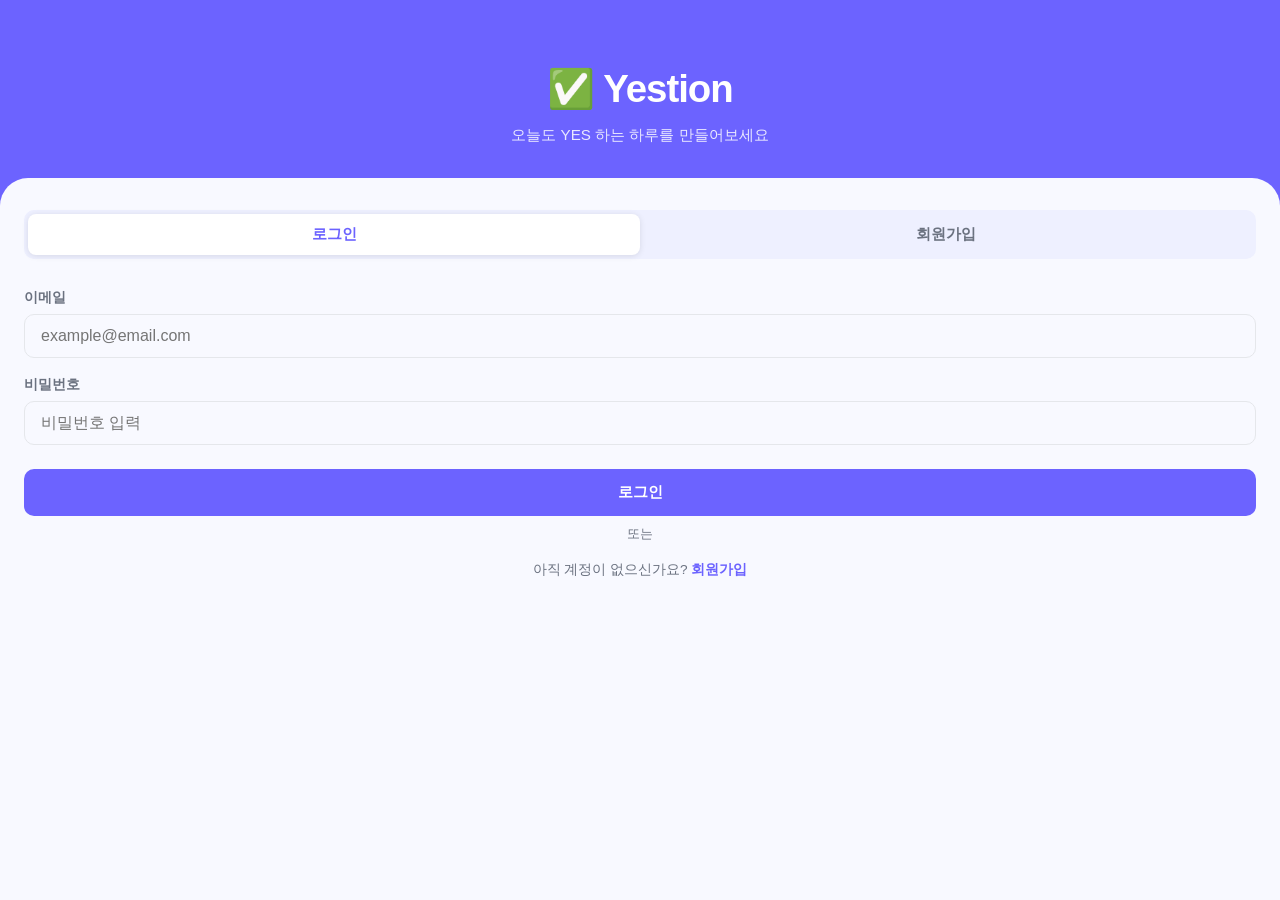
<file: web/src/pages/auth.html>
<!DOCTYPE html>
<html lang="ko">
<head>
  <meta charset="UTF-8">
  <meta name="viewport" content="width=device-width, initial-scale=1.0">
  <title>Yestion - 로그인</title>
  <link rel="stylesheet" href="../css/style.css">
  <link rel="stylesheet" href="../css/auth.css">
</head>
<body class="no-nav">
  <div class="auth-top">
    <div class="auth-logo">✅ Yestion</div>
    <div class="auth-tagline">오늘도 YES 하는 하루를 만들어보세요</div>
  </div>

  <div class="auth-sheet">
    <div class="tab-bar">
      <button class="tab-btn active" onclick="switchTab('login')">로그인</button>
      <button class="tab-btn" onclick="switchTab('signup')">회원가입</button>
    </div>

    <!-- Login Form -->
    <form class="auth-form active" id="login-form" onsubmit="handleLogin(event)">
      <div class="form-group">
        <label>이메일</label>
        <input class="input-field" type="email" id="login-email" placeholder="example@email.com" required>
      </div>
      <div class="form-group">
        <label>비밀번호</label>
        <input class="input-field" type="password" id="login-pw" placeholder="비밀번호 입력" required>
      </div>
      <button type="submit" class="btn btn-primary btn-full" style="margin-top:8px">로그인</button>
      <div class="divider">또는</div>
      <p style="text-align:center;font-size:0.85rem;color:var(--text-sub)">
        아직 계정이 없으신가요? <a onclick="switchTab('signup')" style="color:var(--primary);font-weight:600;cursor:pointer">회원가입</a>
      </p>
    </form>

    <!-- Signup Form -->
    <form class="auth-form" id="signup-form" onsubmit="handleSignup(event)">
      <div class="form-group">
        <label>닉네임</label>
        <input class="input-field" type="text" id="signup-name" placeholder="닉네임 입력" required maxlength="16">
      </div>
      <div class="form-group">
        <label>이메일</label>
        <input class="input-field" type="email" id="signup-email" placeholder="example@email.com" required>
      </div>
      <div class="form-group">
        <label>비밀번호</label>
        <input class="input-field" type="password" id="signup-pw" placeholder="6자 이상" required minlength="6">
      </div>
      <div class="form-group">
        <label>비밀번호 확인</label>
        <input class="input-field" type="password" id="signup-pw2" placeholder="비밀번호 재입력" required minlength="6">
      </div>
      <button type="submit" class="btn btn-primary btn-full" style="margin-top:8px">가입하기</button>
    </form>
  </div>

  <div class="toast" id="toast"></div>
  <script src="../js/app.js"></script>
  <script src="../js/auth.js"></script>
</body>
</html>
</file>
<file: web/src/css/style.css>
/* ===== Reset & Base ===== */
*, *::before, *::after { box-sizing: border-box; margin: 0; padding: 0; }

:root {
  --primary: #6C63FF;
  --primary-light: #EEF0FF;
  --primary-dark: #4B44CC;
  --success: #4CAF50;
  --danger: #F44336;
  --warning: #FF9800;
  --text: #1A1A2E;
  --text-sub: #6B7280;
  --bg: #F8F9FF;
  --card: #FFFFFF;
  --border: #E5E7EB;
  --nav-h: 64px;
  --radius: 14px;
  --shadow: 0 2px 12px rgba(108,99,255,0.10);
}

html, body {
  height: 100%;
  font-family: 'Pretendard', 'Noto Sans KR', sans-serif;
  background: var(--bg);
  color: var(--text);
  font-size: 16px;
  line-height: 1.5;
}

body { padding-bottom: var(--nav-h); }
body.no-nav { padding-bottom: 0; }

a { text-decoration: none; color: inherit; }
button { cursor: pointer; border: none; background: none; font-family: inherit; }
input, select, textarea { font-family: inherit; font-size: 1rem; }

/* ===== Bottom Navigation ===== */
.bottom-nav {
  position: fixed;
  bottom: 0; left: 0; right: 0;
  height: var(--nav-h);
  background: var(--card);
  border-top: 1px solid var(--border);
  display: flex;
  z-index: 100;
  box-shadow: 0 -2px 12px rgba(0,0,0,0.06);
}

.nav-item {
  flex: 1;
  display: flex;
  flex-direction: column;
  align-items: center;
  justify-content: center;
  gap: 4px;
  color: var(--text-sub);
  font-size: 0.72rem;
  font-weight: 500;
  transition: color 0.2s;
}

.nav-item.active, .nav-item:hover { color: var(--primary); }
.nav-item svg { width: 24px; height: 24px; }

/* ===== Page Header ===== */
.page-header {
  padding: 20px 20px 0;
  display: flex;
  align-items: center;
  gap: 12px;
}
.page-header h1 { font-size: 1.3rem; font-weight: 700; }
.page-header .back-btn {
  width: 36px; height: 36px;
  border-radius: 50%;
  background: var(--primary-light);
  color: var(--primary);
  display: flex; align-items: center; justify-content: center;
  flex-shrink: 0;
}

/* ===== Card ===== */
.card {
  background: var(--card);
  border-radius: var(--radius);
  box-shadow: var(--shadow);
  padding: 20px;
}

/* ===== Form Elements ===== */
.form-group { display: flex; flex-direction: column; gap: 6px; margin-bottom: 16px; }
.form-group label { font-size: 0.875rem; font-weight: 600; color: var(--text-sub); }

.input-field {
  width: 100%;
  padding: 12px 16px;
  border: 1.5px solid var(--border);
  border-radius: 10px;
  background: var(--bg);
  font-size: 1rem;
  color: var(--text);
  outline: none;
  transition: border-color 0.2s;
}
.input-field:focus { border-color: var(--primary); background: #fff; }

textarea.input-field { resize: vertical; min-height: 100px; }

/* ===== Buttons ===== */
.btn {
  display: inline-flex; align-items: center; justify-content: center; gap: 8px;
  padding: 13px 20px;
  border-radius: 10px;
  font-size: 0.95rem;
  font-weight: 600;
  transition: all 0.2s;
}
.btn-primary { background: var(--primary); color: #fff; }
.btn-primary:hover { background: var(--primary-dark); }
.btn-secondary { background: var(--primary-light); color: var(--primary); }
.btn-secondary:hover { background: #DDE0FF; }
.btn-danger { background: #FEE2E2; color: var(--danger); }
.btn-danger:hover { background: #FECACA; }
.btn-full { width: 100%; }

/* ===== Floating Action Button ===== */
.fab {
  position: fixed;
  bottom: calc(var(--nav-h) + 20px);
  right: 20px;
  width: 56px; height: 56px;
  border-radius: 50%;
  background: var(--primary);
  color: #fff;
  font-size: 1.8rem;
  display: flex; align-items: center; justify-content: center;
  box-shadow: 0 4px 18px rgba(108,99,255,0.40);
  z-index: 90;
  transition: transform 0.2s, box-shadow 0.2s;
}
.fab:hover { transform: scale(1.08); box-shadow: 0 6px 24px rgba(108,99,255,0.50); }

/* ===== Progress Bar ===== */
.progress-wrap { background: var(--primary-light); border-radius: 99px; height: 12px; overflow: hidden; border: 1px solid black}
.progress-bar {
  height: 100%; border-radius: 99px;
  background: linear-gradient(90deg, var(--primary), #A78BFA);
  transition: width 0.4s ease;
}
.april-mode .progress-bar {
  background: linear-gradient(90deg, #ff0000, #ff7700, #ffff00, #00ff00, #0099ff, #cc00ff);
  animation: huebling 0.4s linear infinite;
}
@keyframes huebling {
  0%   { filter: hue-rotate(0deg)   brightness(1.1); }
  50%  { filter: hue-rotate(180deg) brightness(1.3); }
  100% { filter: hue-rotate(360deg) brightness(1.1); }
}

/* ===== Todo Item ===== */
.todo-item {
  display: flex; align-items: center; gap: 14px;
  padding: 14px 0;
  border-bottom: 1px solid var(--border);
}
.todo-item:last-child { border-bottom: none; }

.todo-check {
  width: 22px; height: 22px; flex-shrink: 0;
  border: 2px solid var(--border);
  border-radius: 6px;
  display: flex; align-items: center; justify-content: center;
  cursor: pointer;
  transition: all 0.2s;
}
.todo-check.checked {
  background: var(--primary);
  border-color: var(--primary);
}
.todo-check.checked::after {
  content: '';
  width: 6px; height: 10px;
  border-right: 2px solid #fff;
  border-bottom: 2px solid #fff;
  transform: rotate(45deg) translate(-1px, -1px);
  display: block;
}

.todo-content { flex: 1; min-width: 0; }
.todo-title { font-size: 0.95rem; font-weight: 500; white-space: nowrap; overflow: hidden; text-overflow: ellipsis; }
.todo-title.done { text-decoration: line-through; color: var(--text-sub); }

.category-tag {
  display: inline-block;
  font-size: 0.72rem;
  font-weight: 600;
  padding: 2px 8px;
  border-radius: 99px;
  margin-top: 3px;
  color: #fff;
}

/* ===== Scrollable main area ===== */
.main-scroll {
  padding: 0 16px 20px;
  max-width: 480px;
  margin: 0 auto;
}

/* ===== Toast ===== */
.toast {
  position: fixed;
  bottom: calc(var(--nav-h) + 12px);
  left: 50%; transform: translateX(-50%);
  background: var(--text);
  color: #fff;
  padding: 10px 20px;
  border-radius: 99px;
  font-size: 0.875rem;
  font-weight: 500;
  opacity: 0;
  pointer-events: none;
  transition: opacity 0.3s;
  white-space: nowrap;
  z-index: 200;
}
.toast.show { opacity: 1; }

/* ===== Section title ===== */
.section-title {
  font-size: 0.8rem;
  font-weight: 700;
  text-transform: uppercase;
  letter-spacing: 0.06em;
  color: var(--text-sub);
  margin: 20px 0 10px;
}

/* ===== Chip ===== */
.chip {
  display: inline-flex; align-items: center; gap: 4px;
  padding: 4px 12px;
  border-radius: 99px;
  font-size: 0.8rem;
  font-weight: 600;
  background: var(--primary-light);
  color: var(--primary);
}

/* ===== Empty state ===== */
.empty-state {
  text-align: center;
  padding: 48px 20px;
  color: var(--text-sub);
}
.empty-state svg { margin-bottom: 12px; opacity: 0.4; }
.empty-state p { font-size: 0.95rem; }
</file>
<file: web/src/css/auth.css>
body.no-nav { display: flex; flex-direction: column; min-height: 100vh; background: var(--primary); }

.auth-top {
  padding: 60px 24px 32px;
  text-align: center;
  color: #fff;
}
.auth-logo { font-size: 2.4rem; font-weight: 800; letter-spacing: -1px; }
.auth-tagline { font-size: 0.95rem; opacity: 0.85; margin-top: 6px; }

.auth-sheet {
  flex: 1;
  background: var(--bg);
  border-radius: 28px 28px 0 0;
  padding: 32px 24px 40px;
}

.tab-bar {
  display: flex;
  background: var(--primary-light);
  border-radius: 10px;
  padding: 4px;
  margin-bottom: 28px;
}
.tab-btn {
  flex: 1;
  padding: 10px;
  border-radius: 8px;
  font-size: 0.95rem;
  font-weight: 600;
  color: var(--text-sub);
  transition: all 0.2s;
}
.tab-btn.active { background: #fff; color: var(--primary); box-shadow: 0 1px 6px rgba(0,0,0,0.10); }

.auth-form { display: none; }
.auth-form.active { display: block; }

.divider { text-align: center; color: var(--text-sub); font-size: 0.8rem; margin: 8px 0 16px; }
</file>
